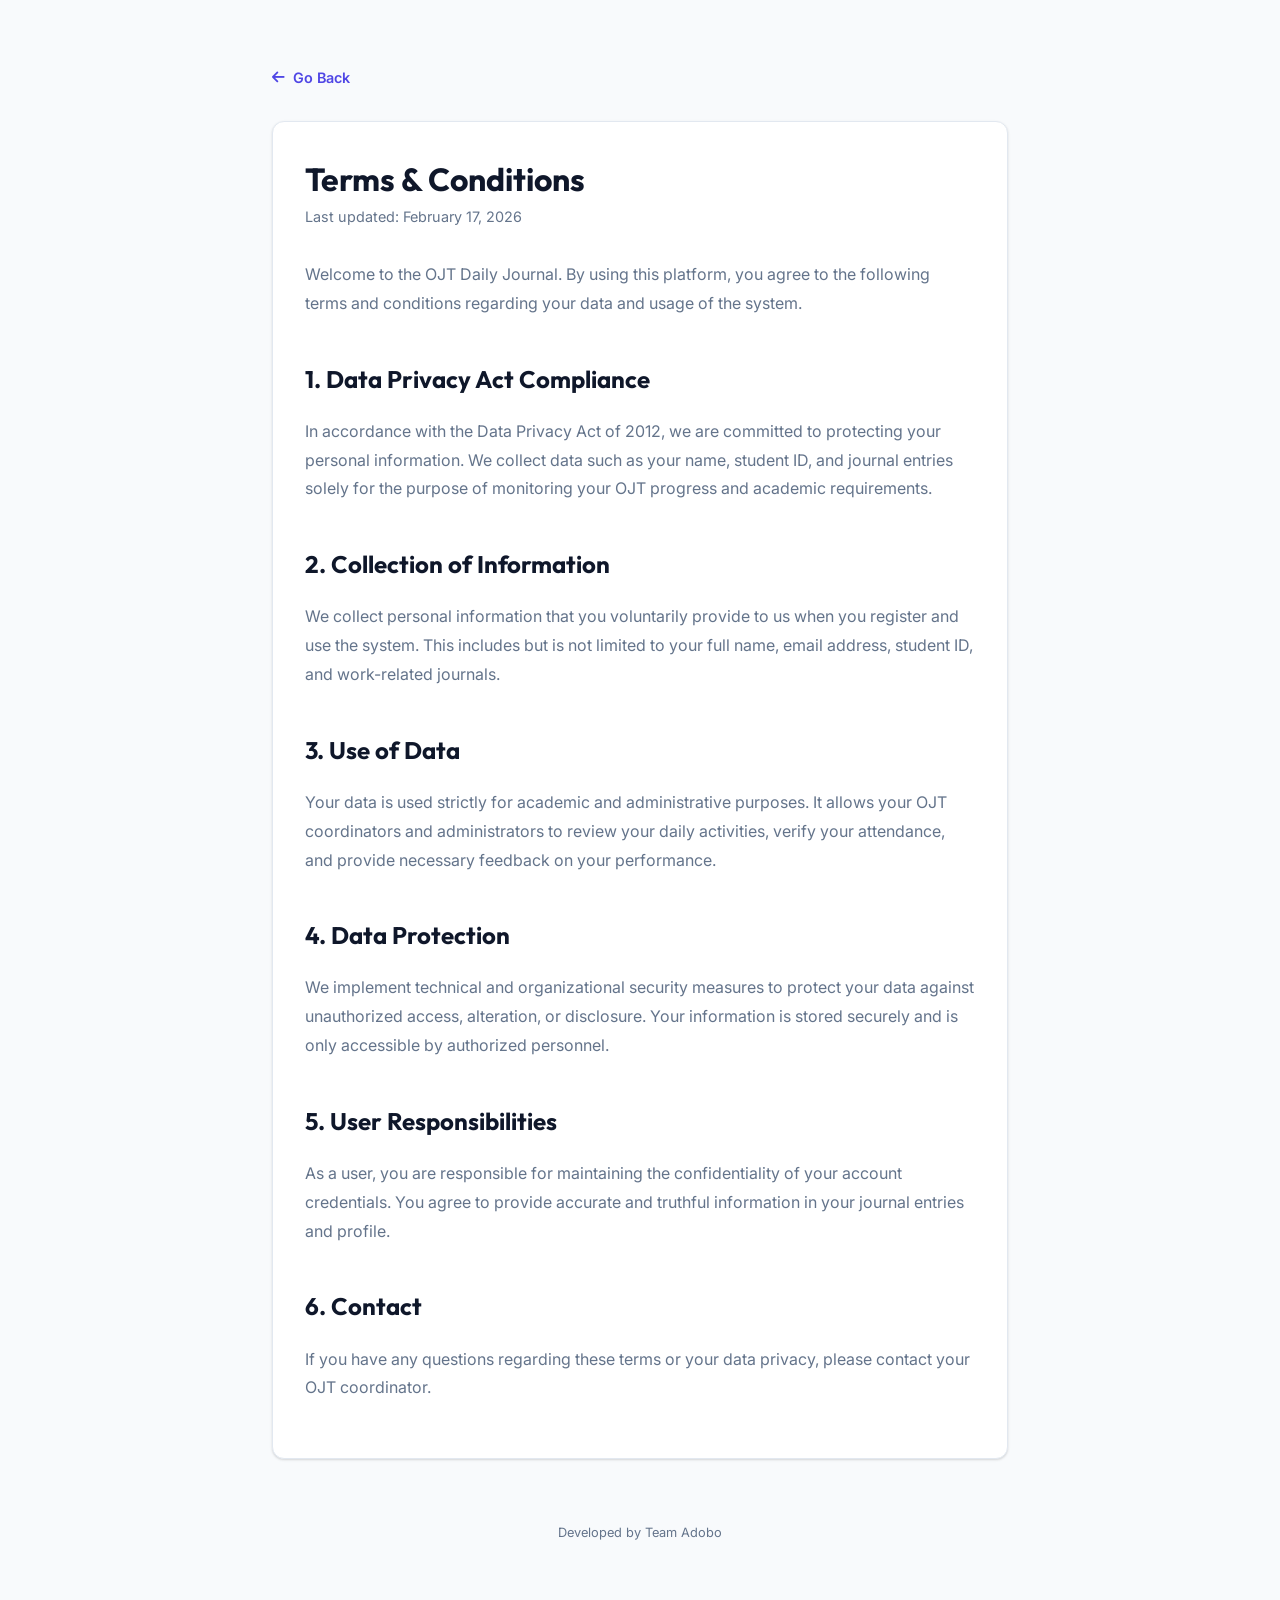
<file: ojt-journals-main/terms.html>
<!DOCTYPE html>
<html lang="en">
<head>
    <meta charset="UTF-8">
    <meta name="viewport" content="width=device-width, initial-scale=1.0">
    <title>Terms & Conditions | OJT Daily Journal</title>
    <link rel="stylesheet" href="system-script/styles.css">
    <link rel="stylesheet" href="https://cdnjs.cloudflare.com/ajax/libs/font-awesome/6.4.0/css/all.min.css">
    <style>
        .terms-container {
            max-width: 800px;
            margin: 4rem auto;
            padding: 0 2rem;
        }
        .terms-content {
            line-height: 1.8;
            color: var(--text);
        }
        .terms-content h2 {
            margin-top: 2.5rem;
            margin-bottom: 1rem;
            font-size: 1.5rem;
        }
        .terms-content p {
            margin-bottom: 1.5rem;
            color: var(--text-muted);
        }
        .back-link {
            display: inline-flex;
            align-items: center;
            gap: 0.5rem;
            color: var(--primary);
            text-decoration: none;
            font-weight: 600;
            margin-bottom: 2rem;
            font-size: 0.9rem;
        }
        .back-link:hover {
            text-decoration: underline;
        }
    </style>
</head>
<body>
    <div class="terms-container animate-fade">
        <a href="index.html" onclick="if(window.history.length > 1) { history.back(); return false; }" class="back-link">
            <i class="fas fa-arrow-left"></i> Go Back
        </a>
        
        <div class="glass-card">
            <h1>Terms & Conditions</h1>
            <p style="color: var(--text-muted); font-size: 0.9rem; margin-bottom: 2rem;">Last updated: February 17, 2026</p>

            <div class="terms-content">
                <p>Welcome to the OJT Daily Journal. By using this platform, you agree to the following terms and conditions regarding your data and usage of the system.</p>

                <h2>1. Data Privacy Act Compliance</h2>
                <p>In accordance with the Data Privacy Act of 2012, we are committed to protecting your personal information. We collect data such as your name, student ID, and journal entries solely for the purpose of monitoring your OJT progress and academic requirements.</p>

                <h2>2. Collection of Information</h2>
                <p>We collect personal information that you voluntarily provide to us when you register and use the system. This includes but is not limited to your full name, email address, student ID, and work-related journals.</p>

                <h2>3. Use of Data</h2>
                <p>Your data is used strictly for academic and administrative purposes. It allows your OJT coordinators and administrators to review your daily activities, verify your attendance, and provide necessary feedback on your performance.</p>

                <h2>4. Data Protection</h2>
                <p>We implement technical and organizational security measures to protect your data against unauthorized access, alteration, or disclosure. Your information is stored securely and is only accessible by authorized personnel.</p>

                <h2>5. User Responsibilities</h2>
                <p>As a user, you are responsible for maintaining the confidentiality of your account credentials. You agree to provide accurate and truthful information in your journal entries and profile.</p>

                <h2>6. Contact</h2>
                <p>If you have any questions regarding these terms or your data privacy, please contact your OJT coordinator.</p>
            </div>
        </div>

        <footer style="margin-top: 4rem; text-align: center; padding-bottom: 4rem;">
            <p style="font-size: 0.8rem; color: var(--text-muted);">Developed by Team Adobo</p>
        </footer>
    </div>
</body>
</html>
</file>
<file: ojt-journals-main/system-script/styles.css>
@import url('https://fonts.googleapis.com/css2?family=Inter:wght@300;400;500;600;700&family=Outfit:wght@400;600;800&display=swap');

:root {
    --primary: #4f46e5;
    --primary-dark: #3730a3;
    --secondary: #ec4899;
    --accent: #6366f1;
    --background: #f8fafc;
    --card: #ffffff;
    --text: #0f172a;
    --text-muted: #64748b;
    --border: #e2e8f0;
    --success: #10b981;
    --warning: #f59e0b;
    --danger: #ef4444;
}

* {
    margin: 0;
    padding: 0;
    box-sizing: border-box;
}

body {
    font-family: 'Inter', sans-serif;
    background-color: var(--background);
    color: var(--text);
    line-height: 1.6;
    overflow-x: hidden;
    min-height: 100vh;
}

h1,
h2,
h3,
h4 {
    font-family: 'Outfit', sans-serif;
    font-weight: 700;
    color: var(--text);
}

.glass-card {
    background: var(--card);
    border: 1px solid var(--border);
    border-radius: 0.75rem;
    padding: 2rem;
    box-shadow: 0 1px 3px 0 rgba(0, 0, 0, 0.1), 0 1px 2px 0 rgba(0, 0, 0, 0.06);
}

.btn {
    display: inline-flex;
    align-items: center;
    justify-content: center;
    padding: 0.625rem 1.25rem;
    border-radius: 0.5rem;
    font-weight: 600;
    transition: all 0.2s cubic-bezier(0.4, 0, 0.2, 1);
    cursor: pointer;
    border: none;
    font-family: 'Inter', sans-serif;
    gap: 0.5rem;
    font-size: 0.875rem;
}

.btn-primary {
    background-color: var(--primary);
    color: white;
}

.btn-primary:hover {
    background-color: var(--primary-dark);
    transform: translateY(-1px);
}

.btn-outline {
    background: white;
    border: 1px solid var(--border);
    color: var(--text);
}

.btn-outline:hover {
    background: var(--background);
    border-color: var(--text-muted);
}

.input-group {
    margin-bottom: 1.25rem;
}

label {
    display: block;
    margin-bottom: 0.375rem;
    font-size: 0.875rem;
    font-weight: 500;
    color: var(--text);
}

input,
textarea,
select {
    width: 100%;
    padding: 0.625rem 0.875rem;
    background: #ffffff;
    border: 1px solid var(--border);
    border-radius: 0.5rem;
    color: var(--text);
    font-family: 'Inter', sans-serif;
    transition: all 0.2s;
    font-size: 0.875rem;
}

input:focus,
textarea:focus,
select:focus {
    outline: none;
    border-color: var(--primary);
    box-shadow: 0 0 0 3px rgba(79, 70, 229, 0.1);
}

.nav {
    display: flex;
    justify-content: space-between;
    align-items: center;
    padding: 1rem 2rem;
    position: sticky;
    top: 0;
    z-index: 100;
    background: rgba(255, 255, 255, 0.8);
    backdrop-filter: blur(12px);
    border-bottom: 1px solid var(--border);
}

.nav-links {
    display: flex;
    gap: 1.5rem;
    align-items: center;
}

.nav-link {
    text-decoration: none;
    color: var(--text-muted);
    font-size: 0.9rem;
    font-weight: 500;
    transition: all 0.2s;
    display: flex;
    align-items: center;
    gap: 0.5rem;
}

.nav-link:hover,
.nav-link.active {
    color: var(--primary);
}

.nav-link.active {
    display: none !important;
}

.nav-link i {
    font-size: 1rem;
}

.logo {
    display: flex;
    align-items: center;
    gap: 0.5rem;
    font-size: 1.25rem;
    font-weight: 800;
    font-family: 'Outfit', sans-serif;
    color: var(--text);
    text-decoration: none;
    letter-spacing: -0.025em;
}

.logo span {
    color: var(--primary);
}

.badge {
    padding: 0.25rem 0.75rem;
    border-radius: 9999px;
    font-size: 0.75rem;
    font-weight: 600;
}

.badge-success {
    background: #d1fae5;
    color: #065f46;
}

.badge-warning {
    background: #fef3c7;
    color: #92400e;
}

.badge-danger {
    background: #fee2e2;
    color: #991b1b;
}

.container {
    max-width: 1000px;
    margin: 0 auto;
    padding: 2.5rem 1.5rem;
}

@keyframes fadeIn {
    from {
        opacity: 0;
        transform: translateY(4px);
    }

    to {
        opacity: 1;
        transform: translateY(0);
    }
}

.animate-fade {
    animation: fadeIn 0.4s ease-out forwards;
}

/* Skeleton Loading Animation */
.skeleton {
    background: linear-gradient(90deg, #f0f0f0 25%, #e0e0e0 50%, #f0f0f0 75%);
    background-size: 200% 100%;
    animation: skeleton-loading 1.5s infinite linear;
    border-radius: 4px;
    color: transparent !important;
}

@keyframes skeleton-loading {
    0% {
        background-position: 200% 0;
    }

    100% {
        background-position: -200% 0;
    }
}

@keyframes pulse-soft {
    0% {
        transform: scale(1);
        opacity: 1;
    }

    50% {
        transform: scale(1.02);
        opacity: 0.9;
    }

    100% {
        transform: scale(1);
        opacity: 1;
    }
}

.animate-pulse {
    animation: pulse-soft 2s infinite ease-in-out;
}

/* Toast Notifications */
#toast-container {
    position: fixed;
    bottom: 2rem;
    right: 2rem;
    z-index: 9999;
    display: flex;
    flex-direction: column;
    gap: 0.75rem;
}

.toast {
    background: var(--card);
    border: 1px solid var(--border);
    padding: 1rem 1.5rem;
    border-radius: 0.75rem;
    box-shadow: 0 10px 15px -3px rgba(0, 0, 0, 0.1);
    display: flex;
    align-items: center;
    gap: 0.75rem;
    min-width: 300px;
    animation: slideIn 0.3s cubic-bezier(0.16, 1, 0.3, 1) forwards;
    color: var(--text);
}

.toast i {
    font-size: 1.25rem;
}

.toast.success i {
    color: var(--success);
}

.toast.error i {
    color: var(--danger);
}

.toast.info i {
    color: var(--primary);
}

@keyframes slideIn {
    from {
        transform: translateX(120%);
        opacity: 0;
    }

    to {
        transform: translateX(0);
        opacity: 1;
    }
}

@keyframes slideOut {
    from {
        transform: translateX(0);
        opacity: 1;
    }

    to {
        transform: translateX(120%);
        opacity: 0;
    }
}

/* Custom Prompt Modal */
#prompt-modal {
    display: none;
    position: fixed;
    top: 0;
    left: 0;
    width: 100%;
    height: 100%;
    background: rgba(15, 23, 42, 0.4);
    backdrop-filter: blur(4px);
    z-index: 9900;
    justify-content: center;
    align-items: center;
}

.prompt-card {
    background: var(--card);
    border: 1px solid var(--border);
    padding: 2rem;
    border-radius: 1rem;
    max-width: 400px;
    width: 90%;
    text-align: center;
    box-shadow: 0 20px 25px -5px rgba(0, 0, 0, 0.1);
}

/* Responsive Adjustments for Small Devices */
@media (max-width: 768px) {
    .container {
        padding: 1rem;
    }

    .glass-card {
        padding: 1rem;
    }

    .nav {
        padding: 0.6rem 1rem;
    }

    .nav-links {
        gap: 0.75rem;
    }

    .nav-link {
        font-size: 0.8rem;
    }

    h1 {
        font-size: 1.5rem;
    }

    h2 {
        font-size: 1.25rem;
    }

    .page-header {
        flex-direction: column;
        align-items: flex-start;
        gap: 1rem;
        margin-bottom: 1.5rem;
    }
}

@media (max-width: 640px) {
    .nav {
        padding: 0.6rem 1rem;
        display: flex;
        justify-content: space-between;
        align-items: center;
    }

    .logo {
        flex: 1;
        display: flex;
        justify-content: center;
        margin-left: 0;
    }

    .hide-mobile {
        display: none !important;
    }

    .show-mobile-only {
        display: block !important;
    }

    .menu-toggle {
        display: block;
        font-size: 1.25rem;
        background: none;
        border: none;
        color: var(--text);
        cursor: pointer;
        padding: 0.5rem;
        z-index: 101;
        order: -1;
        width: 40px;
    }

    .nav>div:last-child {
        width: 40px;
        display: flex;
        justify-content: flex-end;
    }

    .nav-links {
        display: none;
        position: absolute;
        top: 100%;
        left: 0;
        width: 100%;
        background: var(--card);
        flex-direction: column;
        padding: 1rem;
        border-bottom: 1px solid var(--border);
        box-shadow: 0 4px 6px -1px rgba(0, 0, 0, 0.1);
        gap: 1rem;
    }

    .nav-links.active {
        display: flex;
    }
}

@media (max-width: 480px) {
    body {
        font-size: 14px;
    }

    .student-table th,
    .student-table td {
        padding: 0.5rem 0.4rem;
        font-size: 0.75rem;
    }

    .badge {
        padding: 0.1rem 0.4rem;
        font-size: 0.65rem;
    }

    .btn {
        padding: 0.4rem 0.6rem;
        font-size: 0.7rem;
    }

    .search-box {
        max-width: none;
    }

    .student-table td:last-child {
        display: flex;
        gap: 0.25rem;
        flex-wrap: wrap;
    }

    .student-table .btn {
        padding: 0.3rem 0.5rem;
        min-width: auto;
    }
}

@media (min-width: 641px) {
    .menu-toggle {
        display: none;
    }
}

/* Minimal Footer */
.minimal-footer {
    padding: 2.5rem 0;
    text-align: center;
    border-top: 1px solid var(--border);
    margin-top: 4rem;
}

.minimal-footer p {
    font-size: 0.8rem;
    color: var(--text-muted);
    display: flex;
    flex-direction: column;
    gap: 0.5rem;
    align-items: center;
}

.minimal-footer a {
    color: var(--primary);
    text-decoration: none;
    font-weight: 500;
}

.minimal-footer a:hover {
    text-decoration: underline;
}
</file>
